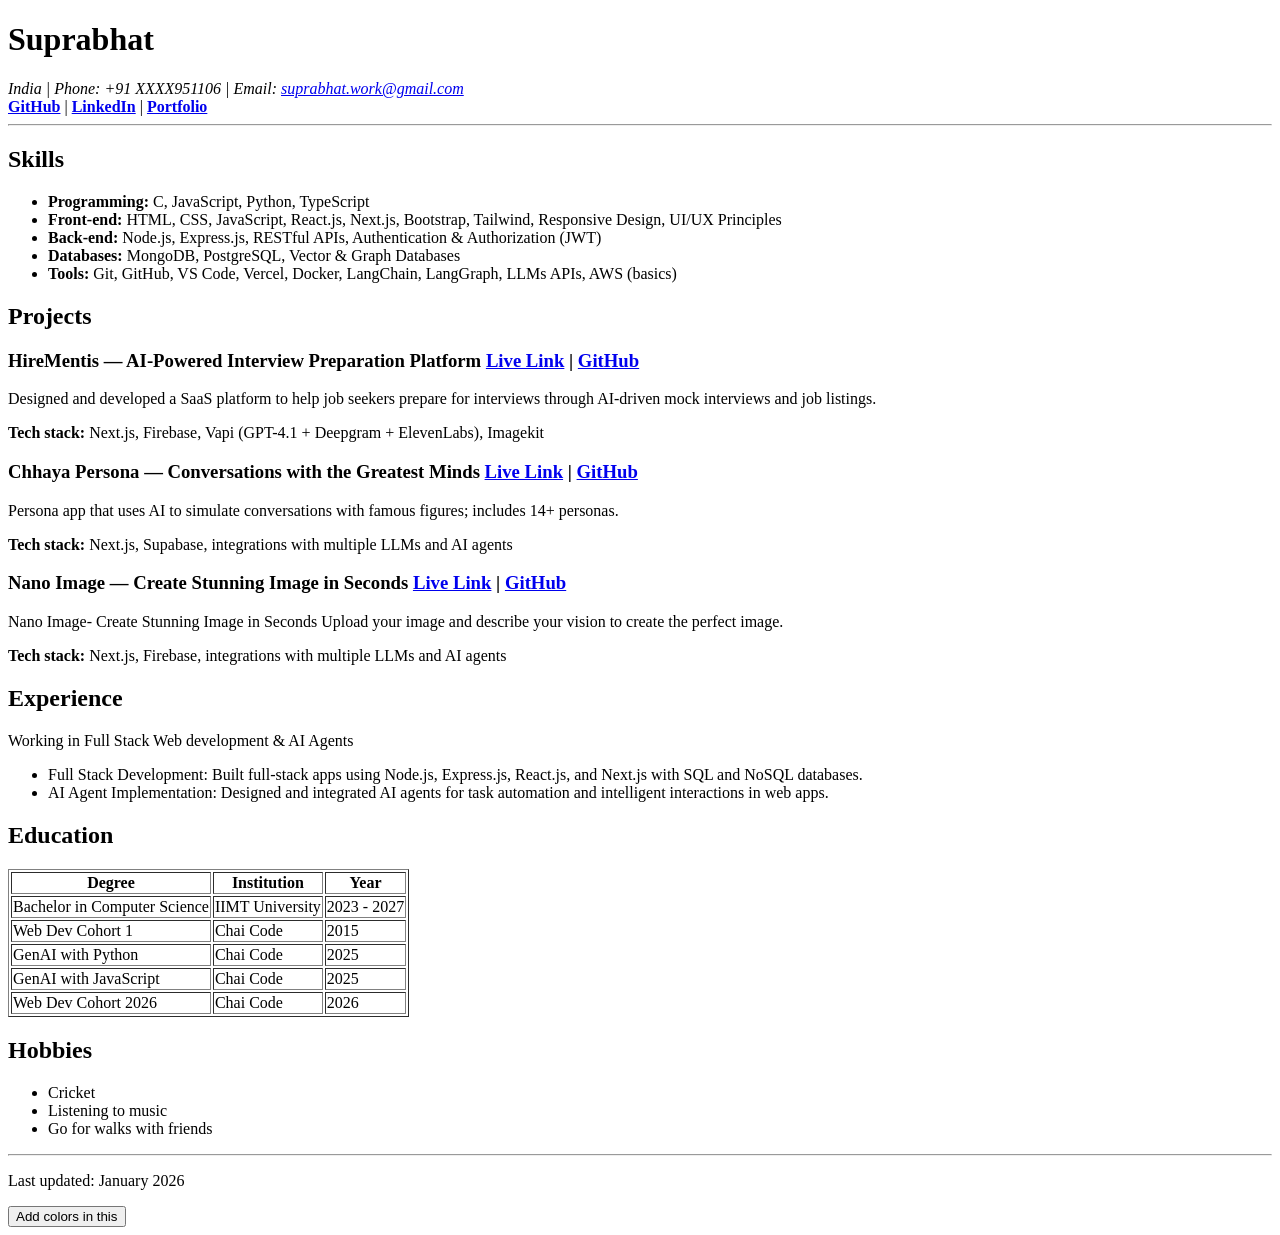
<file: html-resume/index.html>
<!doctype html>
<html lang="en">
<head>
  <meta charset="utf-8">
  <meta name="viewport" content="width=device-width, initial-scale=1">
  <title>Suprabhat's Resume</title>
</head>
<body>
  <header>
    <h1>Suprabhat</h1>
    <address>
      India | Phone: +91 XXXX951106 | Email: <a href="mailto:suprabhat.work@gmail.com">suprabhat.work@gmail.com</a>
    </address>
    <social>
      <a href="https://github.com/suprabhat3" target="_blank"><b>GitHub</b></a> | <a href="https://www.linkedin.com/in/suprabhatt" target="_blank"><b>LinkedIn</b></a> | <a href="https://suprabhat.site" target="_blank"><b>Portfolio</b></a>
    </social>
    <hr>
  </header>

  <main>
    <section aria-labelledby="skills">
      <h2 id="skills">Skills</h2>
      <ul>
        <li><strong>Programming:</strong> C, JavaScript, Python, TypeScript</li>
        <li><strong>Front-end:</strong> HTML, CSS, JavaScript, React.js, Next.js, Bootstrap, Tailwind, Responsive Design, UI/UX Principles</li>
        <li><strong>Back-end:</strong> Node.js, Express.js, RESTful APIs, Authentication &amp; Authorization (JWT)</li>
        <li><strong>Databases:</strong> MongoDB, PostgreSQL, Vector &amp; Graph Databases</li>
        <li><strong>Tools:</strong> Git, GitHub, VS Code, Vercel, Docker, LangChain, LangGraph, LLMs APIs, AWS (basics)</li>
      </ul>
    </section>

    <section aria-labelledby="projects">
      <h2 id="projects">Projects</h2>

      <article>
        <h3>HireMentis — AI-Powered Interview Preparation Platform 
        <span>
          <a href="https://hirementis.site">Live Link</a>
          <span> | </span>
          <a href="https://github.com/hirementis-dev/hirementis-frontend">GitHub</a>
        </span>
        </h3>
        <p>Designed and developed a SaaS platform to help job seekers prepare for interviews through AI-driven mock interviews and job listings.</p>
        <p><strong>Tech stack:</strong> Next.js, Firebase, Vapi (GPT-4.1 + Deepgram + ElevenLabs), Imagekit</p>
      </article>

      <article>
        <h3>Chhaya Persona — Conversations with the Greatest Minds
          <span>
            <a href="https://chhayapersona.suprabhat.site" target="_blank">Live Link</a>
            <span> | </span>
            <a href="https://github.com/suprabhat3/Chhaya-Persona" target="_blank">GitHub</a>
          </span>
        </h3>
        <p>Persona app that uses AI to simulate conversations with famous figures; includes 14+ personas.</p>
        <p><strong>Tech stack:</strong> Next.js, Supabase, integrations with multiple LLMs and AI agents</p>
      </article>

      <article>
        <h3>Nano Image — Create Stunning Image in Seconds
          <span>
            <a href="https://nanoimage.suprabhat.site" target="_blank">Live Link</a>
            <span> | </span>
            <a href="https://github.com/suprabhat3/Nano-Image" target="_blank">GitHub</a>
          </span>
        </h3>
        <p>Nano Image- Create Stunning Image in Seconds Upload your image and describe your vision to create the perfect image.</p>
        <p><strong>Tech stack:</strong> Next.js, Firebase, integrations with multiple LLMs and AI agents</p>
      </article>

    <section aria-labelledby="experience">
      <h2 id="experience">Experience</h2>
      <p>Working in Full Stack Web development &amp; AI Agents</p>
      <ul>
        <li>Full Stack Development: Built full-stack apps using Node.js, Express.js, React.js, and Next.js with SQL and NoSQL databases.</li>
        <li>AI Agent Implementation: Designed and integrated AI agents for task automation and intelligent interactions in web apps.</li>
      </ul>
    </section>

    <section aria-labelledby="education">
      <h2 id="education">Education</h2>
      <table border="1">
        <tr>
          <th>Degree</th>
          <th>Institution</th>
          <th>Year</th>
        </tr>
        <tr>
          <td>Bachelor in Computer Science</td>
          <td>IIMT University</td>
          <td>2023 - 2027</td>
        </tr>
        <tr>
          <td>Web Dev Cohort 1</td>
          <td>Chai Code</td>
          <td>2015</td>
        </tr>
        <tr>
          <td>GenAI with Python</td>
          <td>Chai Code</td>
          <td>2025</td>
        </tr>
        <tr>
          <td>GenAI with JavaScript</td>
          <td>Chai Code</td>
          <td>2025</td>
        </tr>
        <tr>
          <td>Web Dev Cohort 2026</td>
          <td>Chai Code</td>
          <td>2026</td>
        </tr>
      </table>
    </section>

    <section aria-labelledby="hobbies">
      <h2 id="hobbies">Hobbies</h2>
      <ul>
        <li>Cricket</li>
        <li>Listening to music</li>
        <li>Go for walks with friends</li>
      </ul>
    </section>
  </main>

  <footer>
    <hr>
    <p>Last updated: January 2026</p>


    <!-- Note this code is not part of Challenge, Just it to make it intresting -->

    <button id="apply-theme" aria-pressed="false">Add colors in this</button>
    <div id="theme-status" aria-live="polite" style="position:absolute;left:-9999px;top:auto;">Theme not applied</div>
  </footer>

  <script src="scripts/theme-toggle.js" defer></script>
</body>
</html>
</file>
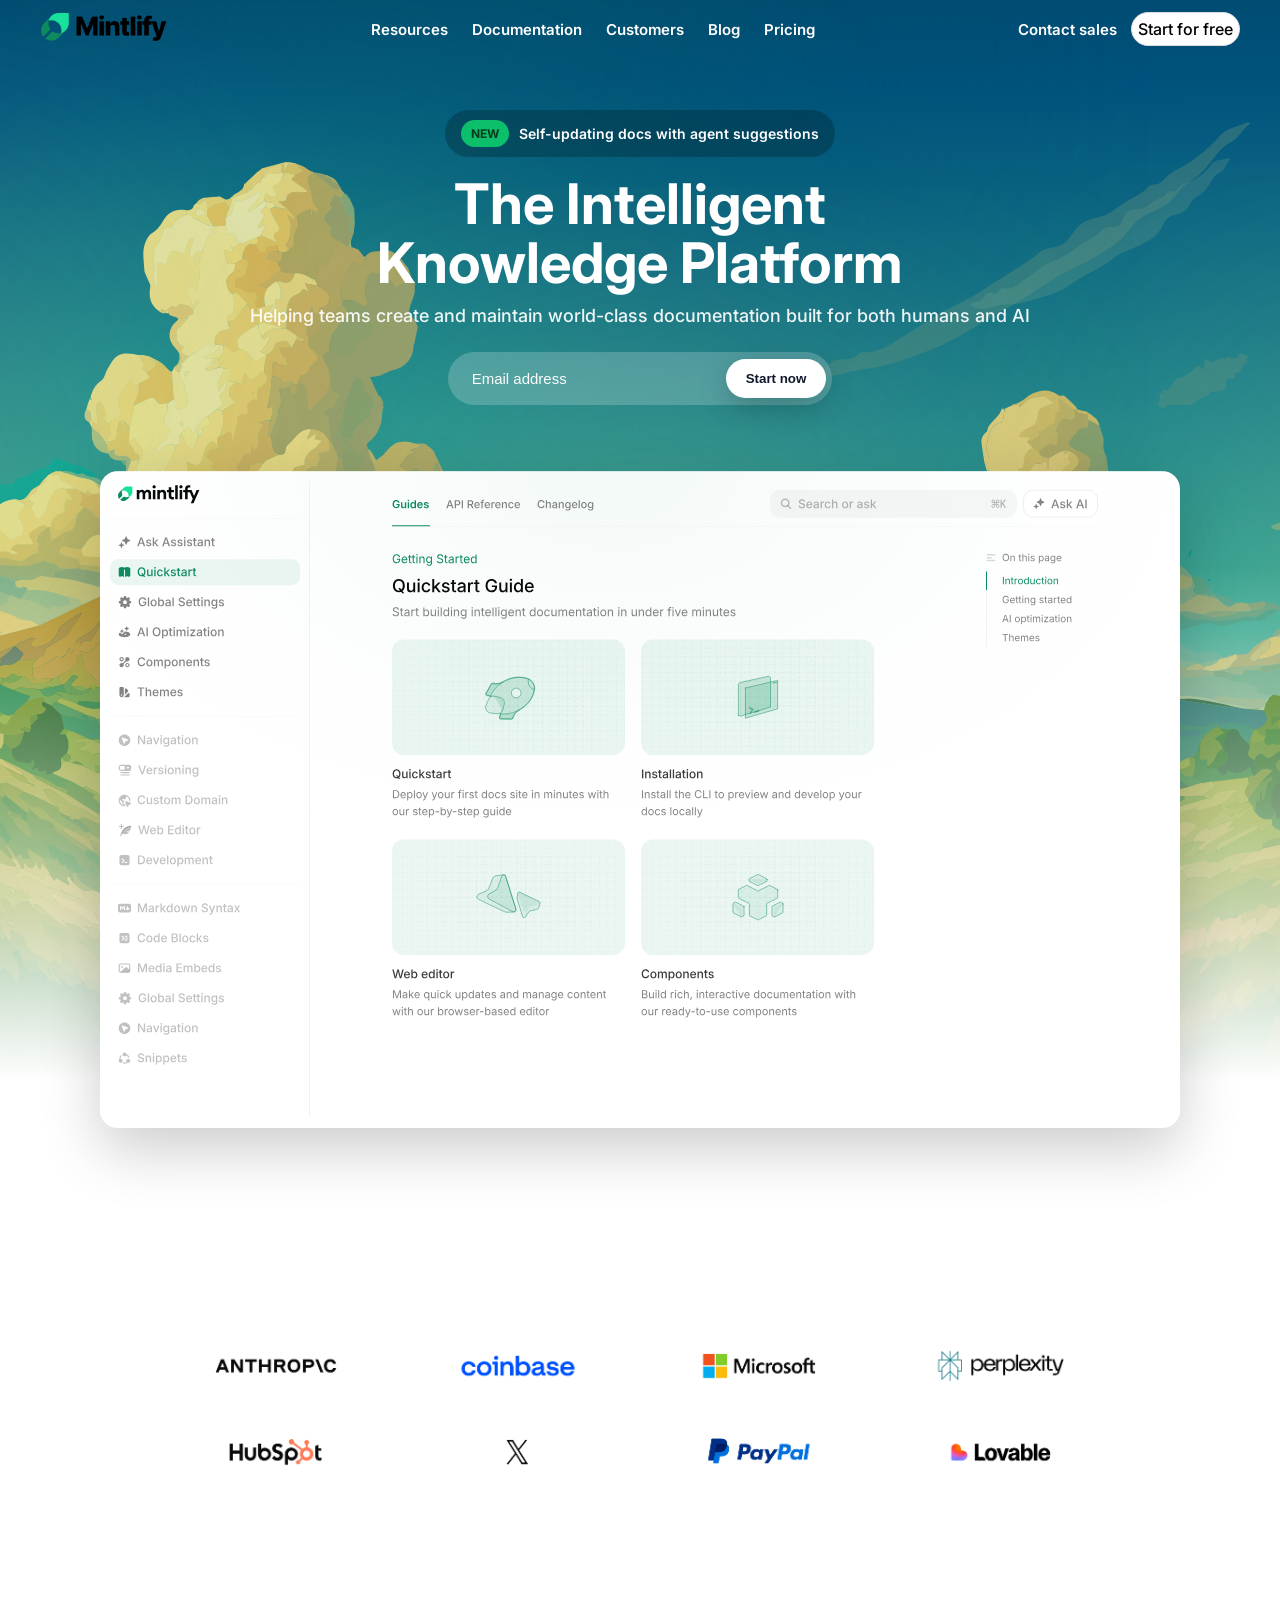
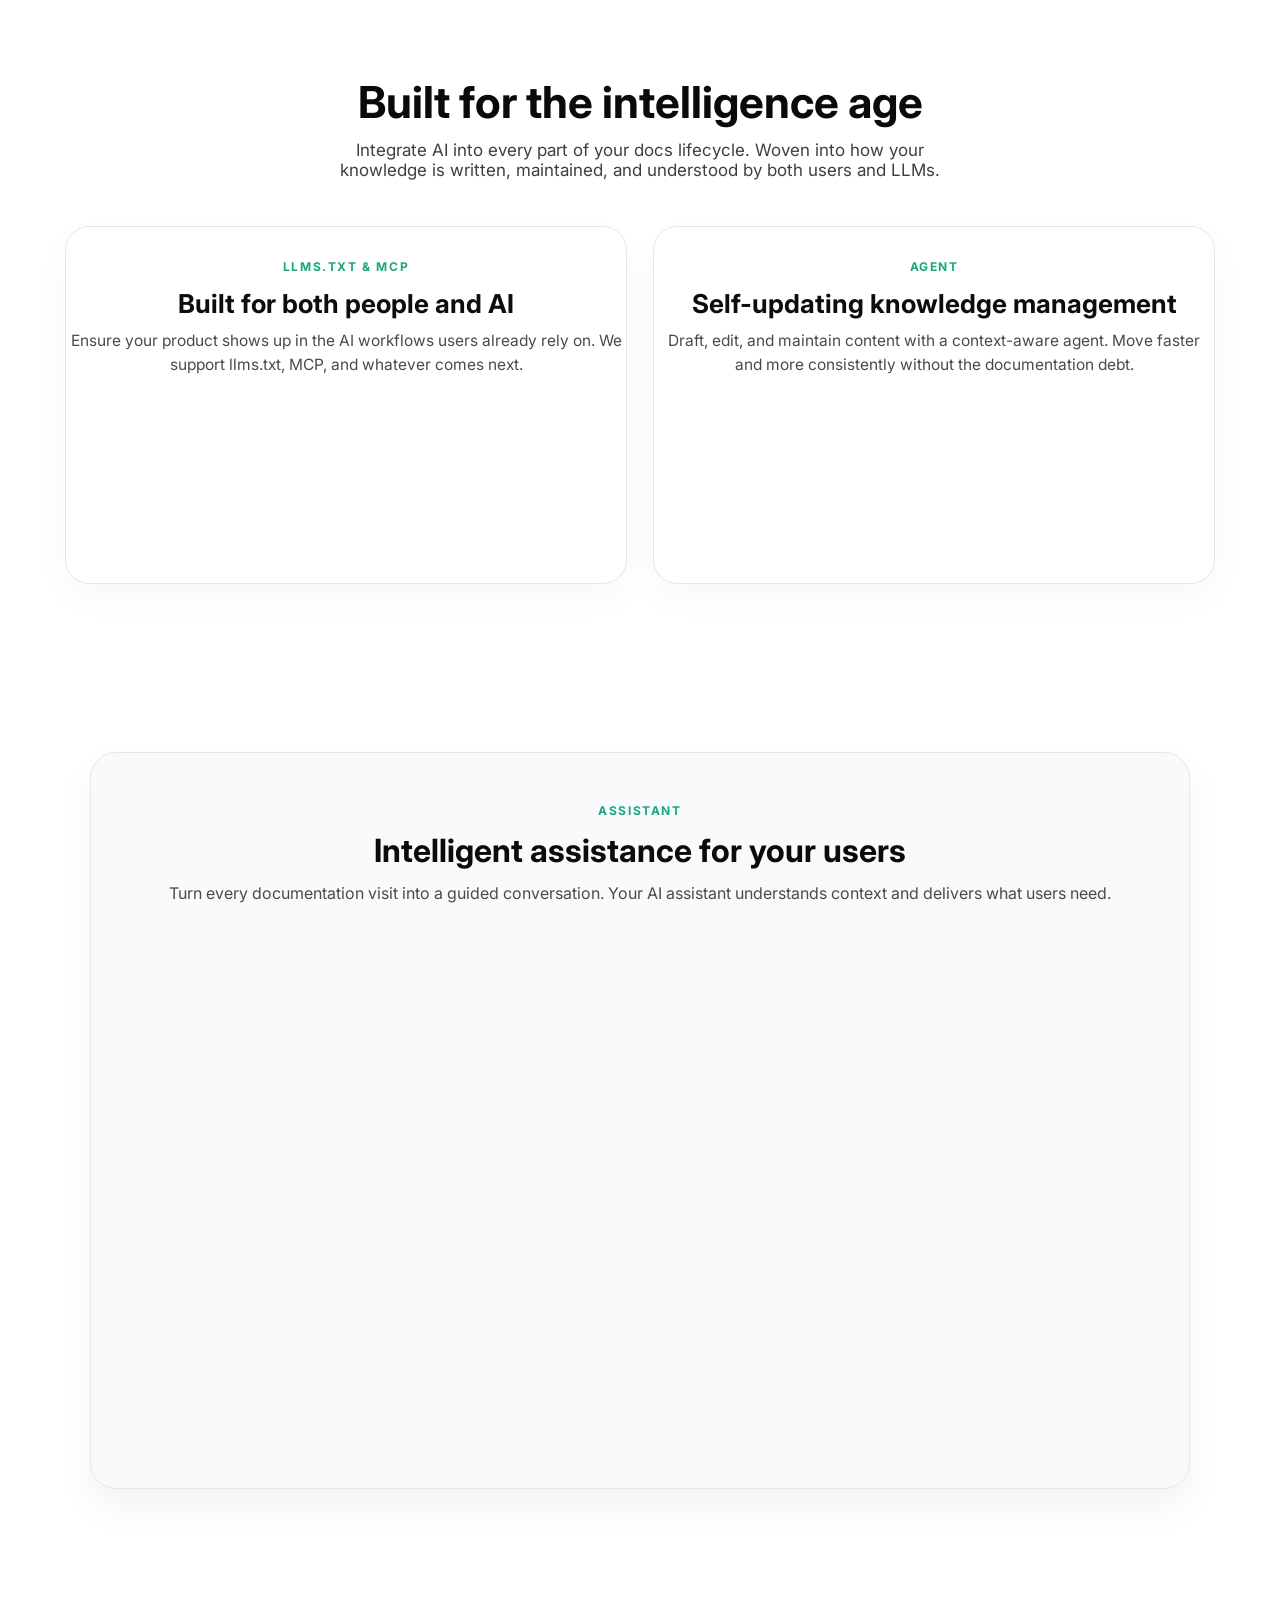
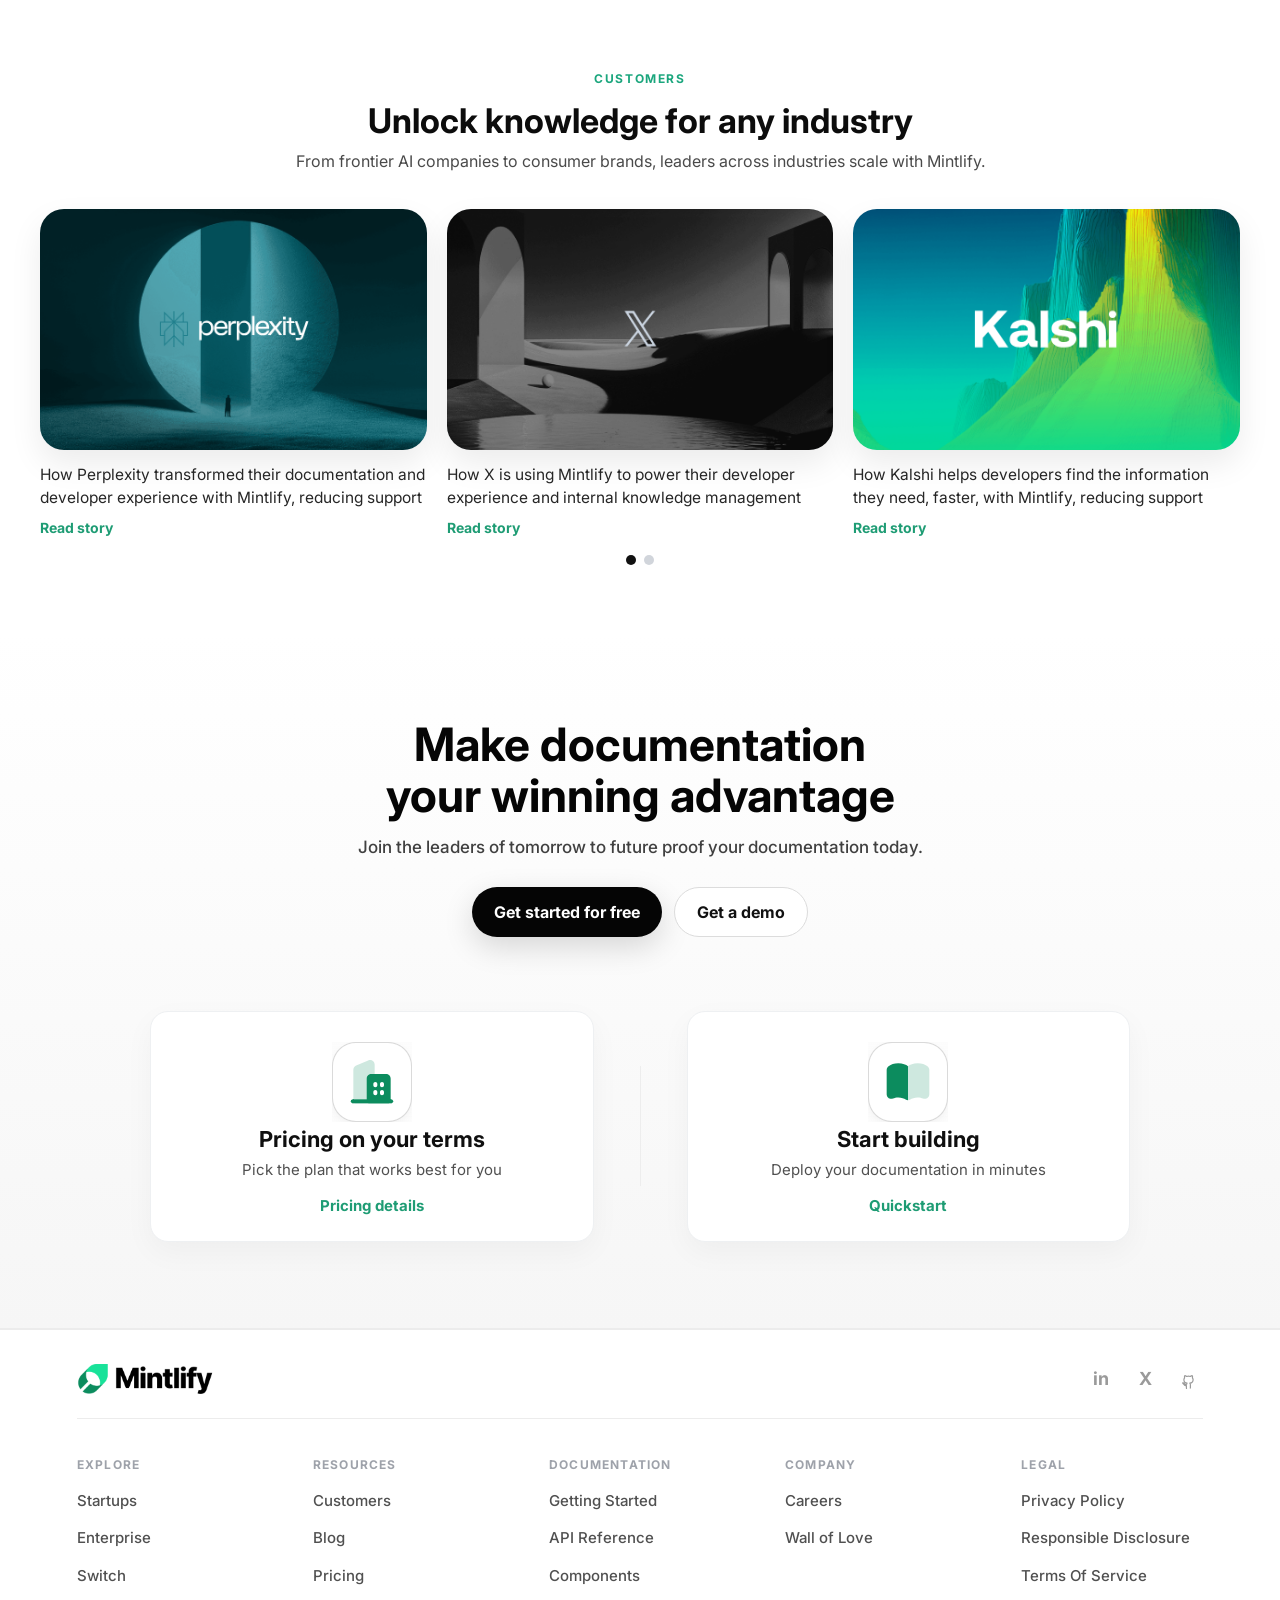
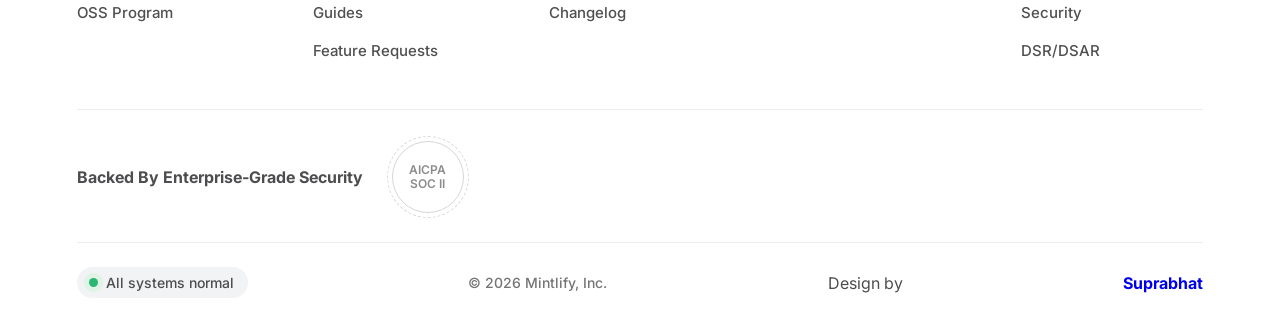
<file: mintlify-clone/index.html>
<!DOCTYPE html>
<html lang="en">
<head>
  <meta charset="UTF-8">
  <meta name="viewport" content="width=device-width, initial-scale=1.0">
  <title>Mintlify - The Intelligent Documentation Platform</title>
  <link rel="shortcut icon" href="ascets/Mintlify.png" type="image/x-icon">
  <link rel="preconnect" href="https://fonts.googleapis.com">
  <link rel="preconnect" href="https://fonts.gstatic.com" crossorigin>
  <link href="https://fonts.googleapis.com/css2?family=Inter:wght@400;500;600;700&display=swap" rel="stylesheet">
  <link rel="stylesheet" href="style.css">
</head>
<body>
  <div class="page-shell">
    <header class="hero">
      <div class="hero__bg"></div>
      <div class="hero__content">
        <nav class="nav">
          <div class="nav__logo">
            <img src="ascets/Mintlify-logo.png" alt="Mintlify">
          </div>
          <div class="nav__links">
            <a href="#">Resources</a>
            <a href="#">Documentation</a>
            <a href="#">Customers</a>
            <a href="#">Blog</a>
            <a href="#">Pricing</a>
          </div>
          <div class="nav__actions">
            <a class="nav__link" href="#">Contact sales</a>
            <a class="btn--ghost nav__cta" style="color: black;" href="#">Start for free</a>
          </div>
        </nav>
        <div class="hero__body">
          <div class="hero__badge">
            <span class="pill pill--green">New</span>
            <span>Self-updating docs with agent suggestions</span>
          </div>
          <h1>The Intelligent<br>Knowledge Platform</h1>
          <p>Helping teams create and maintain world-class documentation built for both humans and AI</p>
          <form class="hero__form">
            <input type="email" placeholder="Email address" style="background-color: transparent;" required>
            <button type="submit">Start now</button>
          </form>
        </div>
        <div class="hero__image">
          <img src="ascets/hero-image-light.svg" alt="Hero mockup">
        </div>
      </div>
    </header>
    <section class="hero-followup">
      <div class="hero-followup__container">
        <img src="ascets/brand-logo.png" alt="Additional showcase">
      </div>
    </section>
    <section class="intelligence-section">
      <div class="intelligence-container">
        <div class="intelligence-headings">
          <h1>Built for the intelligence age</h1>
          <p>Integrate AI into every part of your docs lifecycle. Woven into how your <br>knowledge is written, maintained, and understood by both users and LLMs.</p>
        </div>
        <div class="intelligence-grid">
          <div class="intelligence-card">
            <div class="eyebrow">LLMs.txt &amp; MCP</div>
            <h3>Built for both people and AI</h3>
            <p>Ensure your product shows up in the AI workflows users already rely on. We support llms.txt, MCP, and whatever comes next.</p>
            <div>
              <video autoplay muted loop playsinline>
                <source src="ascets/feature-1.mp4" type="video/mp4">
              </video>
            </div>
          </div>
          <div class="intelligence-card">
            <div class="eyebrow">Agent</div>
            <h3>Self-updating knowledge management</h3>
            <p>Draft, edit, and maintain content with a context-aware agent. Move faster and more consistently without the documentation debt.</p>
            <div>
              <video autoplay muted loop playsinline>
                <source src="ascets/feature-2.mp4" type="video/mp4">
              </video>
            </div>
          </div>
        </div>
      </div>
    </section>
    <section class="assistant-section">
      <div class="assistant-container">
        <div class="assistant-headings">
          <div class="eyebrow">Assistant</div>
          <h2>Intelligent assistance for your users</h2>
          <p>Turn every documentation visit into a guided conversation. Your AI assistant understands context and delivers what users need.</p>
        </div>
        <div class="assistant-video">
          <!-- Replace src with your video. Controls are intentionally hidden. -->
          <video class="assistant-video__player" autoplay muted loop playsinline>
            <source src="ascets/feature-3.mp4" type="video/mp4">
          </video>
        </div>
      </div>
    </section>
    <section class="customers-section">
      <div class="customers-container">
        <div class="customers-headings">
          <div class="eyebrow">Customers</div>
          <h2>Unlock knowledge for any industry</h2>
          <p>From frontier AI companies to consumer brands, leaders across industries scale with Mintlify.</p>
        </div>
        <div class="customers-grid">
          <div class="customer-card">
            <div class="customer-card__image">
              <img src="ascets/pewrplexity logo.png" alt="Customer case 1">
            </div>
            <p class="customer-card__title">How Perplexity transformed their documentation and developer experience with Mintlify, reducing support</p>
            <a href="#" class="customer-card__link">Read story</a>
          </div>

          <div class="customer-card">
            <div class="customer-card__image">
              <img src="ascets/x logo.png" alt="Customer case 2">
            </div>
            <p class="customer-card__title">How X is using Mintlify to power their developer experience and internal knowledge management</p>
            <a href="#" class="customer-card__link">Read story</a>
          </div>
          <div class="customer-card">
            <div class="customer-card__image">
              <img src="ascets/kalshi logo.png  " alt="Customer case 3">
            </div>
            <p class="customer-card__title">How Kalshi helps developers find the information they need, faster, with Mintlify, reducing support</p>
            <a href="#" class="customer-card__link">Read story</a>
          </div>
        </div>
        <div class="customers-dots" aria-hidden="true">
          <span class="dot dot--active"></span>
          <span class="dot"></span>
        </div>
      </div>
    </section>
    <section class="cta-section">
      <div class="cta-container">
        <div class="cta-hero">
          <h1>Make documentation<br>your winning advantage</h1>
          <p>Join the leaders of tomorrow to future proof your documentation today.</p>
          <div class="cta-actions">
            <a href="#" class="btn btn--primary">Get started for free</a>
            <a href="#" class="btn btn--ghost">Get a demo</a>
          </div>
        </div>
        <div class="cta-cards">
          <div class="cta-card">
            <div aria-hidden="true"><img src="ascets/www.mintlify.com_ (1).png" alt=""></div>
            <h3>Pricing on your terms</h3>
            <p>Pick the plan that works best for you</p>
            <a href="#" class="card-link">Pricing details</a>
          </div>
          <div class="cta-divider" aria-hidden="true"></div>
          <div class="cta-card">
            <div aria-hidden="true"><img src="ascets/www.mintlify.com_.png" alt=""></div>
            <h3>Start building</h3>
            <p>Deploy your documentation in minutes</p>
            <a href="#" class="card-link">Quickstart</a>
          </div>
        </div>
      </div>
    </section>
    <footer class="footer">
      <div class="container">
        <div class="footer__top">
          <img src="ascets/Mintlify-logo.png" alt="Mintlify" class="footer__logo">
          <div class="footer__social">
            <a href="#" aria-label="LinkedIn" class="social-link social-link--text">in</a>
            <a href="#" aria-label="X" class="social-link social-link--text">X</a>
            <a href="#" aria-label="GitHub" class="social-link">
              <svg viewBox="0 0 24 24" aria-hidden="true">
                <path d="M9.5 21.5c-.1-.3-.1-.6-.1-.9v-2.1c-1.9.4-2.4-.9-2.4-.9-.3-.7-.7-1-1-1.2-.8-.6.1-.6.1-.6.8.1 1.2.8 1.2.8.7 1.2 1.9.9 2.3.7.1-.5.3-.9.5-1.1-1.5-.2-3.2-.8-3.2-3.5 0-.8.3-1.4.7-1.9-.1-.2-.3-1 .1-2.1 0 0 .6-.2 2 .8.6-.2 1.2-.3 1.8-.3s1.2.1 1.8.3c1.4-1 2-.8 2-.8.4 1.1.2 1.9.1 2.1.4.5.7 1.1.7 1.9 0 2.7-1.7 3.3-3.3 3.5.3.3.6.8.6 1.6v2.4c0 .3 0 .7-.1.9" fill="none" stroke="currentColor" stroke-width="1.2" stroke-linecap="round" stroke-linejoin="round"/>
              </svg>
            </a>
          </div>
        </div>
        <div class="footer__links">
          <div class="link-col">
            <p class="link-heading">Explore</p>
            <a href="#">Startups</a>
            <a href="#">Enterprise</a>
            <a href="#">Switch</a>
            <a href="#">OSS Program</a>
          </div>
          <div class="link-col">
            <p class="link-heading">Resources</p>
            <a href="#">Customers</a>
            <a href="#">Blog</a>
            <a href="#">Pricing</a>
            <a href="#">Guides</a>
            <a href="#">Feature Requests</a>
          </div>
          <div class="link-col">
            <p class="link-heading">Documentation</p>
            <a href="#">Getting Started</a>
            <a href="#">API Reference</a>
            <a href="#">Components</a>
            <a href="#">Changelog</a>
          </div>
          <div class="link-col">
            <p class="link-heading">Company</p>
            <a href="#">Careers</a>
            <a href="#">Wall of Love</a>
          </div>
          <div class="link-col">
            <p class="link-heading">Legal</p>
            <a href="#">Privacy Policy</a>
            <a href="#">Responsible Disclosure</a>
            <a href="#">Terms Of Service</a>
            <a href="#">Security</a>
            <a href="#">DSR/DSAR</a>
          </div>
        </div>

        <div class="footer__security">
          <h4>Backed By Enterprise-Grade Security</h4>
          <div class="soc-badge" aria-label="AICPA SOC II">
            <span>AICPA<br>SOC II</span>
          </div>
        </div>
        <div class="footer__bottom">
          <div class="status-pill">
            <span class="status-dot"></span>
            All systems normal
          </div>
          <div class="footer__copyright">© 2026 Mintlify, Inc.</div>
          Design by <a href="https://suprabhat.site" class="designer-link" style="text-decoration: none;"><b>Suprabhat</b></a>
        </div>
      </div>
    </footer>
  </div>
</body>
</html>
</file>
<file: mintlify-clone/style.css>
:root {
  --text-main: #4d4d4f;
  --muted: #9ea2aa;
  --border: #ececec;
  --accent: #0f4fad;
  --pill-bg: #f1f3f4;
  --status-green: #2bb673;
  --page-bg: #f7f8f8;
}

*,
*::before,
*::after {
  box-sizing: border-box;
}

body {
  margin: 0;
  font-family: "Inter", system-ui, -apple-system, BlinkMacSystemFont, "Segoe UI", sans-serif;
  color: var(--text-main);
  background: var(--page-bg);
  -webkit-font-smoothing: antialiased;
}


.page-shell {
  min-height: 100vh;
  display: flex;
  flex-direction: column;
  background: var(--page-bg);
}

.hero {
  position: relative;
  min-height: 140vh;
  display: flex;
  align-items: flex-start;
  justify-content: center;
  overflow: hidden;
  padding-bottom: 120px;
}

.hero__bg {
  position: absolute;
  inset: 0;
  background: url("ascets/bg-light.svg") center -160px / cover no-repeat;
	background-color: white;
  z-index: 0;
}

.hero__content {
  position: relative;
  z-index: 1;
  width: min(1200px, 94vw);
  padding: 12px 0 0;
  display: flex;
  flex-direction: column;
  align-items: center;
  gap: 32px;
}

.nav {
  width: 100%;
  display: flex;
  align-items: center;
  justify-content: space-between;
  color: #fff;
	
}

.nav__logo img {
  height: 28px;
}

.nav__links {
  display: flex;
  gap: 24px;
  font-weight: 600;
  font-size: 15px;
}

.nav__links a,
.nav__actions a {
  color: #fff;
  text-decoration: none;
}

.nav__actions {
  display: flex;
  align-items: center;
  gap: 14px;
}

.nav__link {
  font-weight: 600;
  font-size: 15px;
}

.nav__cta {
  padding: 6px 6px;
  border-radius: 20px;
  border: 1.2px solid rgba(255, 255, 255, 0.75);
  background: #fff;
  font-weight: 500;
}

.hero__body {
  text-align: center;
  margin-top: 32px;
  color: #fff;
}

.hero__badge {
  display: inline-flex;
  align-items: center;
  gap: 10px;
  background: rgba(0, 0, 0, 0.22);
  padding: 10px 16px;
  border-radius: 999px;
  font-weight: 600;
  font-size: 14px;
  backdrop-filter: blur(6px);
}

.pill {
  display: inline-flex;
  align-items: center;
  justify-content: center;
  padding: 6px 10px;
  border-radius: 999px;
  font-weight: 700;
  font-size: 12px;
  letter-spacing: 0.2px;
  text-transform: uppercase;
}

.pill--green {
  background: #0bbf6b;
  color: #073b1f;
}

.hero__body h1 {
  margin: 18px 0 12px;
  font-size: 56px;
  line-height: 1.05;
}

.hero__body p {
  margin: 0 0 26px;
  font-size: 18px;
  font-weight: 500;
  color: rgba(255, 255, 255, 0.92);
}

.hero__form {
  display: inline-flex;
  align-items: center;
  gap: 12px;
  padding: 6px;
  background: rgba(255, 255, 255, 0.2);
  border-radius: 999px;
  backdrop-filter: blur(8px);
}

.hero__form input {
  border: none;
  outline: none;
  padding: 12px 16px 12px 18px;
  border-radius: 999px;
  min-width: 260px;
  font-size: 15px;
  color: #0f172a;
}
::placeholder {
  color: #fcfcfc;
  opacity: 1;
}

.hero__form button {
  border: none;
  padding: 12px 20px;
  border-radius: 999px;
  background: #fff;
  color: #0f172a;
  font-weight: 700;
  cursor: pointer;
  box-shadow: 0 10px 30px rgba(0, 0, 0, 0.2);
}

.hero__image {
  width: 100%;
  display: flex;
  justify-content: center;
  margin-top: 34px;
}

.hero__image img {
  width: min(1080px, 100%);
  height: auto;
  display: block;
  border-radius: 18px;
  box-shadow: 0 22px 60px rgba(0, 0, 0, 0.2);
}

.hero-followup {
  padding: 40px 0;
  background: white;
  text-align: center;
}

.hero-followup__container img {
  display: block;
  margin: 0 auto;
  padding: 24px;
  width: min(1100px, 90vw);
  height: auto;
  border-radius: 18px;
}

.cta-section {
  background: linear-gradient(180deg, #ffffff 0%, #f6f6f6 100%);
  padding: 84px 0 86px;
  border-bottom: 1px solid var(--border);
}

.intelligence-section {
  padding: 90px 0 82px;
  background: #ffffff;
}

.intelligence-container {
  width: min(1150px, 92vw);
  margin: 0 auto;
  text-align: center;
}

.intelligence-headings h1 {
  margin: 0 0 14px;
  font-size: 44px;
  color: #0a0a0a;
  line-height: 1.1;
}

.intelligence-headings p {
  margin: 0 0 46px;
  font-size: 17px;
  color: #3f3f3f;
}

.intelligence-grid {
  display: grid;
  grid-template-columns: repeat(2, 1fr);
  gap: 26px;
}

.intelligence-card {
  padding: 32px 0px 32px;
  border: 1px solid #e7e7e7;
  border-radius: 24px;
  background: #fff;
  box-shadow: 0 14px 36px rgba(0, 0, 0, 0.03);
}

.intelligence-card h3 {
  margin: 10px 0 10px;
  font-size: 26px;
  color: #0d0d0d;
}

.intelligence-card p {
  margin: 4px 4px 20px;
  color: #4a4a4a;
  font-size: 15.5px;
  line-height: 1.55;
}

.intelligence-video video {
  width: 100%;
  height: 100%;
  object-fit: cover;
  display: block;
}

.intelligence-video video::-webkit-media-controls {
  display: none !important;
}

.intelligence-video video::-moz-media-controls {
  display: none !important;
}

.enterprise-section {
  min-height: 150vh;
  background: #fbfbfb;
  padding: 80px 0 120px;
}

.enterprise-container {
  width: min(1080px, 95vw);
  margin: 0 auto;
}

.enterprise-header {
  text-align: left;
  max-width: 720px;
}

.eyebrow {
  font-size: 12px;
  letter-spacing: 1.6px;
  text-transform: uppercase;
  font-weight: 700;
  color: #1ba67d;
  margin-bottom: 14px;
}

.enterprise-header h1 {
  margin: 0 0 16px;
  font-size: 46px;
  line-height: 1.08;
  color: #0a0a0a;
}

.enterprise-header p {
  margin: 0 0 22px;
  font-size: 17px;
  color: #444;
  max-width: 620px;
}

.enterprise-cta {
  padding-inline: 22px;
  height: 46px;
  border-radius: 24px;
}

.enterprise-grid {
  display: grid;
  grid-template-columns: repeat(2, 1fr);
  gap: 22px;
  margin: 48px 0 54px;
}

.enterprise-card {
  display: grid;
  grid-template-columns: 52px 1fr;
  column-gap: 16px;
  align-items: start;
}

.enterprise-card-body h3 {
  margin: 0 0 10px;
  font-size: 20px;
  color: #0f0f0f;
}

.enterprise-card-body p {
  margin: 0;
  color: #4a4a4a;
  line-height: 1.55;
  font-size: 15px;
}

.enterprise-hero {
  display: flex;
  justify-content: center;
}


.assistant-section {
  padding: 86px 0 96px;
  background: #ffffff;
}

.assistant-container {
  padding-top: 50px;
  border: 1px solid #e7e7e7;
  border-radius: 26px;
  overflow: hidden;
  background: #f9fafb;
  box-shadow: 0 18px 38px rgba(0, 0, 0, 0.05);
  width: min(1100px, 92vw);
  margin: 0 auto;
  text-align: center;
}

.assistant-headings h2 {
  margin: 10px 0 12px;
  font-size: 32px;
  color: #0b0b0b;
  line-height: 1.2;
}

.assistant-headings p {
  margin: 0 0 36px;
  color: #4a4a4a;
  font-size: 16px;
}

.assistant-video__player {
  width: 100%;
  height: 100%;
  object-fit: cover;
  display: block;
}

.assistant-video__player::-webkit-media-controls {
  display: none !important;
}

.assistant-video__player::-moz-media-controls {
  display: none !important;
}

.cta-container {
  width: min(980px, 92vw);
  margin: 0 auto;
  text-align: center;
}

.customers-section {
  padding: 86px 0 70px;
  background: #fff;
}

.customers-container {
  width: min(1200px, 94vw);
  margin: 0 auto;
  text-align: center;
}

.customers-headings h2 {
  margin: 10px 0 10px;
  font-size: 34px;
  color: #0c0c0c;
}

.customers-headings p {
  margin: 0 0 38px;
  color: #4a4a4a;
  font-size: 16px;
}

.customers-grid {
  display: grid;
  grid-template-columns: repeat(3, 1fr);
  gap: 20px;
  margin-bottom: 18px;
}

.customer-card {
  text-align: left;
}

.customer-card__image {
  width: 100%;
  aspect-ratio: 16 / 10;
  border-radius: 24px;
  overflow: hidden;
  background: #e8eef0;
  box-shadow: 0 14px 32px rgba(0, 0, 0, 0.08);
}

.customer-card__image img {
  width: 100%;
  height: 100%;
  object-fit: cover;
  display: block;
}

.customer-card__title {
  margin: 14px 0 8px;
  font-size: 15.5px;
  color: #262626;
  line-height: 1.45;
}

.customer-card__link {
  color: #1e9c74;
  font-weight: 700;
  font-size: 14px;
  text-decoration: none;
}

.customer-card__link:hover {
  text-decoration: underline;
}

.customers-dots {
  display: flex;
  justify-content: center;
  gap: 8px;
  margin-top: 6px;
}

.dot {
  width: 10px;
  height: 10px;
  border-radius: 50%;
  background: #d1d5db;
}

.dot--active {
  background: #111;
}

.cta-hero h1 {
  margin: 0 0 16px;
  font-size: 46px;
  line-height: 1.1;
  font-weight: 700;
  color: #050505;
}

.cta-hero p {
  margin: 0 0 30px;
  font-size: 17px;
  color: #404040;
  font-weight: 500;
}

.cta-actions {
  display: inline-flex;
  gap: 12px;
  margin-bottom: 74px;
}

.btn {
  display: inline-flex;
  align-items: center;
  justify-content: center;
  padding: 14px 22px;
  border-radius: 26px;
  font-size: 16px;
  font-weight: 700;
  text-decoration: none;
  cursor: pointer;
  transition: transform 0.15s ease, box-shadow 0.15s ease, color 0.15s ease, background 0.15s ease, border-color 0.15s ease;
}

.btn--primary {
  background: #050505;
  color: #fff;
  box-shadow: 0 10px 30px rgba(0, 0, 0, 0.15);
}

.btn--primary:hover {
  transform: translateY(-1px);
  box-shadow: 0 12px 34px rgba(0, 0, 0, 0.18);
}

.btn--ghost {
  border: 1.2px solid #dcdcdc;
  color: #111;
  background: #fff;
}

.btn--ghost:hover {
  border-color: #bfbfbf;
}

.cta-cards {
  display: grid;
  grid-template-columns: 1fr auto 1fr;
  align-items: center;
  gap: 46px;
}

.cta-card {
  background: #fff;
  border: 1px solid #eef0f2;
  border-radius: 18px;
  padding: 30px 32px 26px;
  box-shadow: 0 10px 30px rgba(0, 0, 0, 0.04);
}

.cta-card h3 {
  margin: 0 0 8px;
  font-size: 22px;
  color: #0f0f0f;
}

.cta-card p {
  margin: 0 0 16px;
  color: #505050;
  font-size: 15px;
}

.card-link {
  color: #1e9c74;
  font-weight: 700;
  text-decoration: none;
  font-size: 15px;
}

.card-link:hover {
  text-decoration: underline;
}

.cta-divider {
  width: 1px;
  height: 120px;
  background: #ededed;
}

.footer {
  background: #fff;
  border-top: 1px solid var(--border);
  box-shadow: 0 1px 0 rgba(0, 0, 0, 0.02);
  width: 100%;
}

.container {
  width: min(1180px, 88vw);
  margin: 0 auto;
}

.footer__top {
  display: flex;
  align-items: center;
  justify-content: space-between;
  padding: 34px 0 24px;
  border-bottom: 1px solid var(--border);
}

.footer__logo {
  height: 30px;
  width: auto;
}

.footer__social {
  display: flex;
  align-items: center;
  gap: 16px;
}

.social-link {
  display: inline-flex;
  align-items: center;
  justify-content: center;
  width: 28px;
  height: 28px;
  color: #9a9a9a;
  text-decoration: none;
  font-weight: 700;
  font-size: 18px;
  border-radius: 4px;
  transition: color 0.2s ease;
}

.social-link svg {
  width: 24px;
  height: 24px;
}

.social-link:hover {
  color: #5a5a5a;
}

.footer__links {
  display: grid;
  grid-template-columns: repeat(5, minmax(130px, 1fr));
  gap: 34px 54px;
  padding: 38px 0 46px;
  border-bottom: 1px solid var(--border);
}

.link-heading {
  margin: 0 0 16px;
  font-size: 12px;
  letter-spacing: 1.2px;
  text-transform: uppercase;
  font-weight: 700;
  color: var(--muted);
}

.link-col a {
  display: block;
  margin: 0 0 12px;
  color: #505050;
  font-size: 15px;
  text-decoration: none;
  line-height: 1.7;
  font-weight: 500;
  transition: color 0.2s ease;
}

.link-col a:last-child {
  margin-bottom: 0;
}

.link-col a:hover {
  color: var(--accent);
}

.footer__security {
  display: flex;
  align-items: center;
  gap: 24px;
  padding: 26px 0 24px;
  border-bottom: 1px solid var(--border);
}

.soc-badge {
  position: relative;
  width: 82px;
  height: 82px;
  flex-shrink: 0;
}

.soc-badge::before {
  content: "";
  position: absolute;
  inset: 5px;
  border: 1px solid #d6d6d6;
  border-radius: 50%;
}

.soc-badge::after {
  content: "";
  position: absolute;
  inset: 0;
  border: 1px dashed #d6d6d6;
  border-radius: 50%;
  opacity: 0.95;
}

.soc-badge span {
  position: absolute;
  top: 50%;
  left: 50%;
  transform: translate(-50%, -50%);
  text-align: center;
  font-size: 12px;
  font-weight: 600;
  color: #8c8c8c;
  line-height: 1.2;
}

.footer__bottom {
  display: flex;
  align-items: center;
  justify-content: space-between;
  padding: 24px 0 22px;
}

.status-pill {
  display: inline-flex;
  align-items: center;
  gap: 8px;
  background: var(--pill-bg);
  border-radius: 999px;
  padding: 7px 14px 7px 12px;
  font-size: 14px;
  color: #4d4d4f;
  font-weight: 500;
}

.status-dot {
  width: 9px;
  height: 9px;
  border-radius: 50%;
  background: var(--status-green);
  box-shadow: 0 0 0 5px #dff4e7;
}

.footer__copyright {
  color: #757575;
  font-size: 14px;
  font-weight: 500;
}

.quick-actions {
  display: flex;
  align-items: center;
  gap: 10px;
}

.action-btn {
  width: 34px;
  height: 34px;
  border: none;
  background: var(--pill-bg);
  color: #7c7c7c;
  border-radius: 12px;
  display: grid;
  place-items: center;
  cursor: pointer;
  transition: background 0.2s ease, color 0.2s ease;
  padding: 0;
}

.action-btn svg {
  width: 16px;
  height: 16px;
}

.action-btn:hover {
  background: #e7e9ea;
  color: #5b5b5b;
}
</file>
